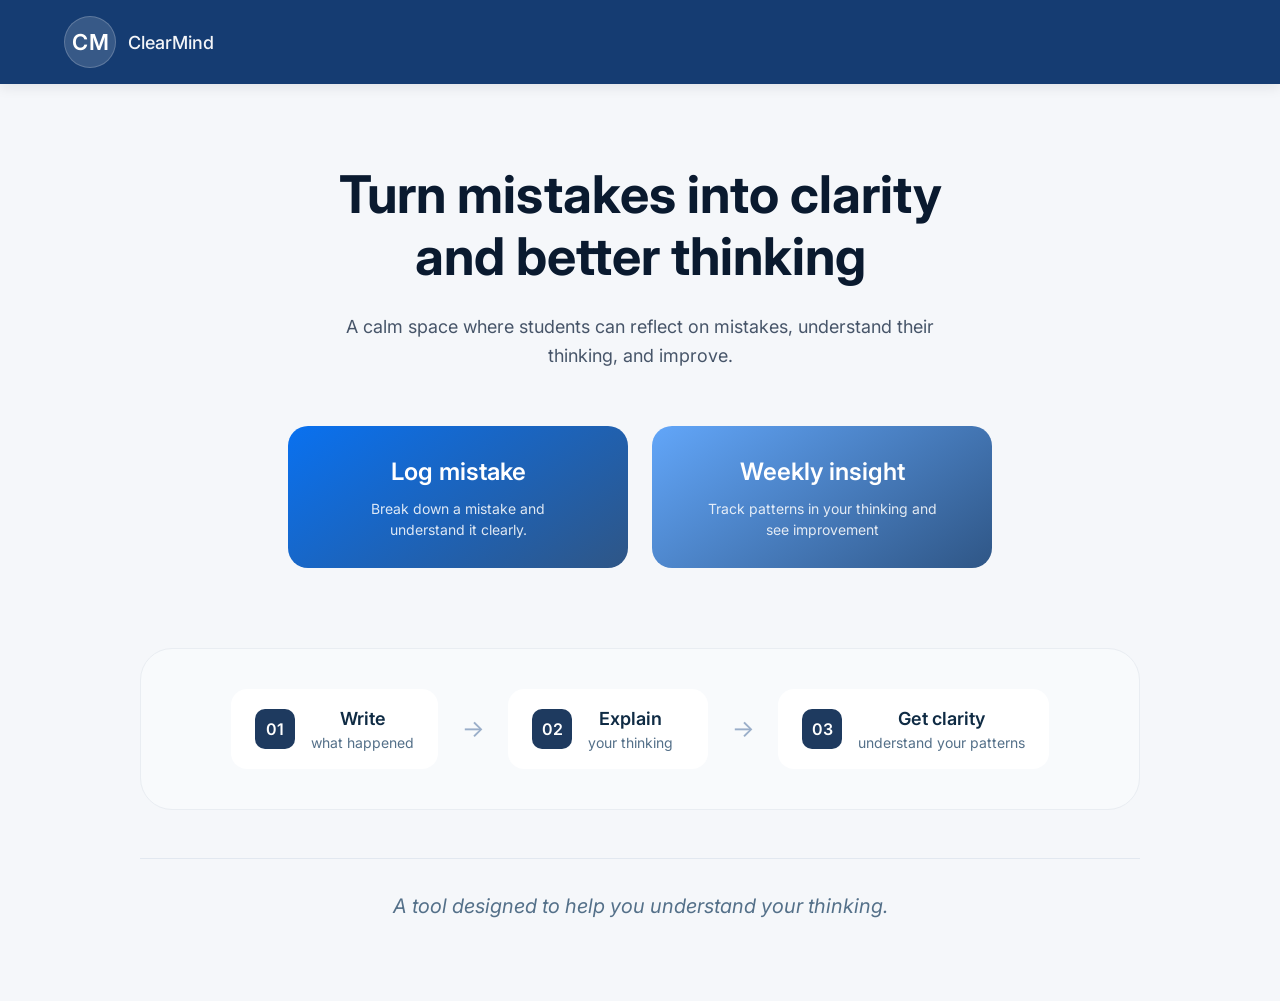
<file: frontend/index.html>
<!-- index.html -ClearMind Landing Page -->
<!DOCTYPE html>
<html lang="en">
<head>
    <meta charset="UTF-8">
    <meta name="viewport" content="width=device-width, initial-scale=1.0">
    <title>ClearMind • Transform mistakes into clarity</title>
    <link rel="stylesheet" href="style.css">
    <link href="https://fonts.googleapis.com/css2?family=Inter:wght@400;500;600;700&display=swap" rel="stylesheet">
</head>
<body>
    
    <!-- Navigation Header - Blue Background -->
 <header class="header">
    <div class="header-content">
        <!-- Logo with Text -->
        <div class="logo-with-text">
            <div class="logo-circle">
                <span class="logo-c">C</span>
                <span class="logo-m">M</span>
            </div>
            <span class="logo-text">ClearMind</span>
        </div>
        <!-- Empty div for flex spacing -->
        <div class="header-spacer"></div>
    </div>
</header>

    <!-- Main Content -->
    <main class="main-content">
        <!-- Hero Section -->
        <div class="hero-section">
            <!-- Main Headline -->
            <h1 class="main-heading">
                Turn mistakes into clarity<br>and better thinking
            </h1>
            
            <!-- Sub-heading -->
            <p class="sub-heading">
                A calm space where students can reflect on mistakes, 
                understand their thinking, and improve.
            </p>

            <!-- Button Grid -->
            <div class="button-grid">
                <!-- Log Mistake Button -->
                <a href="log.html" class="action-button log-btn">
                    <span class="button-main">Log mistake</span>
                    <span class="button-sub">Break down a mistake and understand it clearly.</span>
                </a>
                
                <!-- Weekly Insight Button -->
                <a href="dashboard.html" class="action-button insight-btn">
                    <span class="button-main">Weekly insight</span>
                    <span class="button-sub">Track patterns in your thinking and see improvement</span>
                </a>
            </div>

            <!-- Process Flow Section - Professional -->
            <div class="process-flow">
                <!-- Step 1: Write -->
                <div class="process-step">
                    <div class="step-indicator">01</div>
                    <div class="step-content">
                        <h3 class="step-title">Write</h3>
                        <p class="step-description">what happened</p>
                    </div>
                </div>
                
                <!-- Arrow -->
                <div class="step-arrow">→</div>
                
                <!-- Step 2: Explain -->
                <div class="process-step">
                    <div class="step-indicator">02</div>
                    <div class="step-content">
                        <h3 class="step-title">Explain</h3>
                        <p class="step-description">your thinking</p>
                    </div>
                </div>
                
                <!-- Arrow -->
                <div class="step-arrow">→</div>
                
                <!-- Step 3: Get Clarity -->
                <div class="process-step">
                    <div class="step-indicator">03</div>
                    <div class="step-content">
                        <h3 class="step-title">Get clarity</h3>
                        <p class="step-description">understand your patterns</p>
                    </div>
                </div>
            </div>

            <!-- Professional Footer Note -->
            <div class="footer-note-container">
                <p class="footer-note">A tool designed to help you understand your thinking.</p>
            </div>
        </div>
    </main>
</body>
</html>
</file>
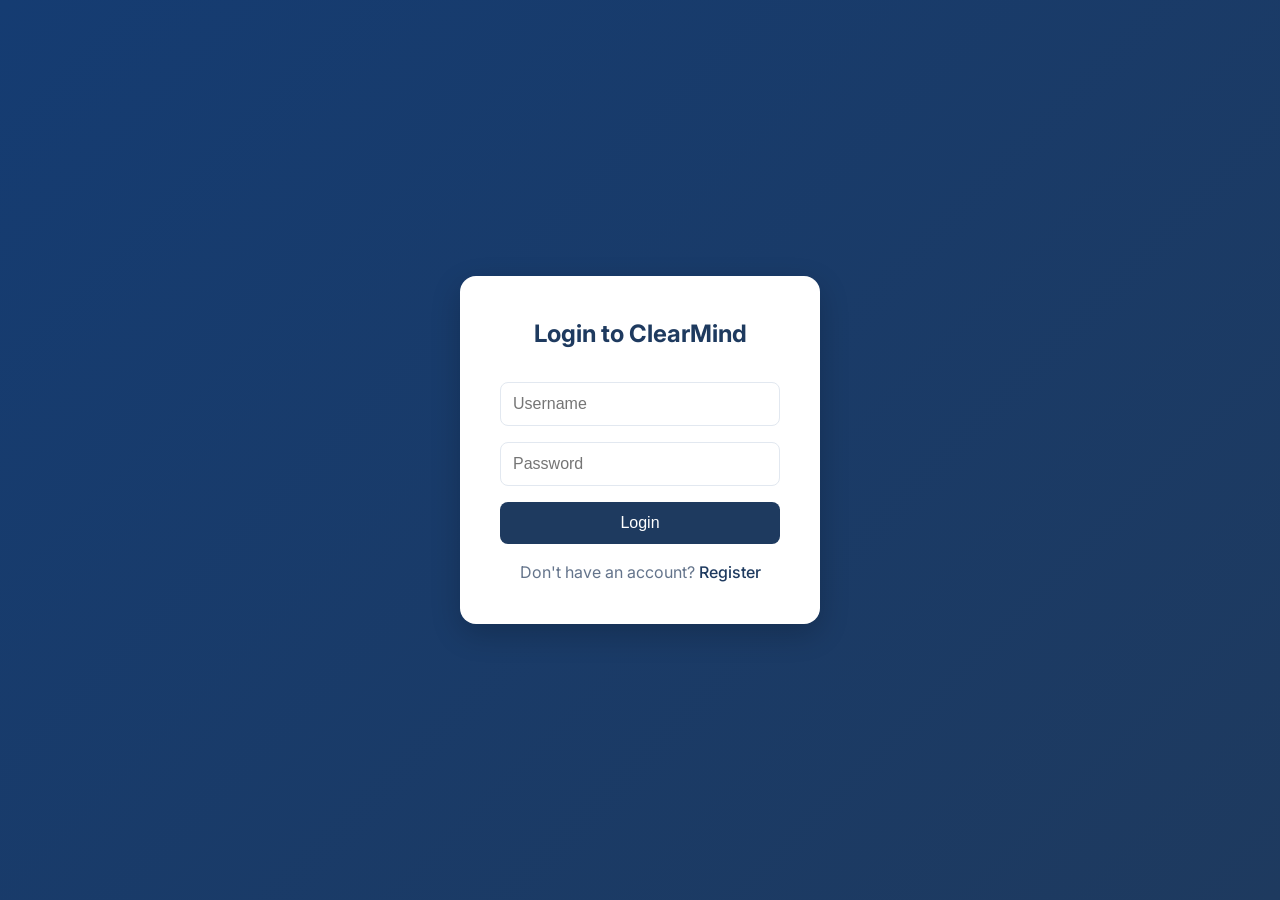
<file: frontend/dashboard.html>
<!-- frontend/dashboard.html -->
<!DOCTYPE html>
<html lang="en">
<head>
    <meta charset="UTF-8">
    <meta name="viewport" content="width=device-width, initial-scale=1.0">
    <title>ClearMind • Dashboard</title>
    <link rel="stylesheet" href="style.css">
</head>
<body>
    <header class="header">
        <div class="header-content">
            <div class="logo-with-text">
                <div class="logo-circle">
                    <span class="logo-c">C</span>
                    <span class="logo-m">M</span>
                </div>
                <span class="logo-text">ClearMind</span>
            </div>
            <div class="auth-buttons">
                <span class="user-greeting" id="userGreeting"></span>
                <button class="logout-btn" id="logoutBtn">Logout</button>
            </div>
        </div>
    </header>

    <main class="dashboard-main">
        <h1>Your Thinking Patterns</h1>
        
        <div class="stats-grid">
            <div class="stat-card">
                <h3>Total Mistakes</h3>
                <p id="totalCount">0</p>
            </div>
            <div class="stat-card">
                <h3>This Week</h3>
                <p id="weeklyCount">0</p>
            </div>
            <div class="stat-card">
                <h3>Top Pattern</h3>
                <p id="topPattern">None</p>
            </div>
        </div>

        <div class="patterns-section">
            <h2>Your Mistake Patterns</h2>
            <div id="patternsList"></div>
        </div>

        <div class="history-section">
            <h2>Recent Mistakes</h2>
            <div id="historyList"></div>
        </div>
    </main>

    <script src="dashboard.js"></script>
</body>
</html>
</file>
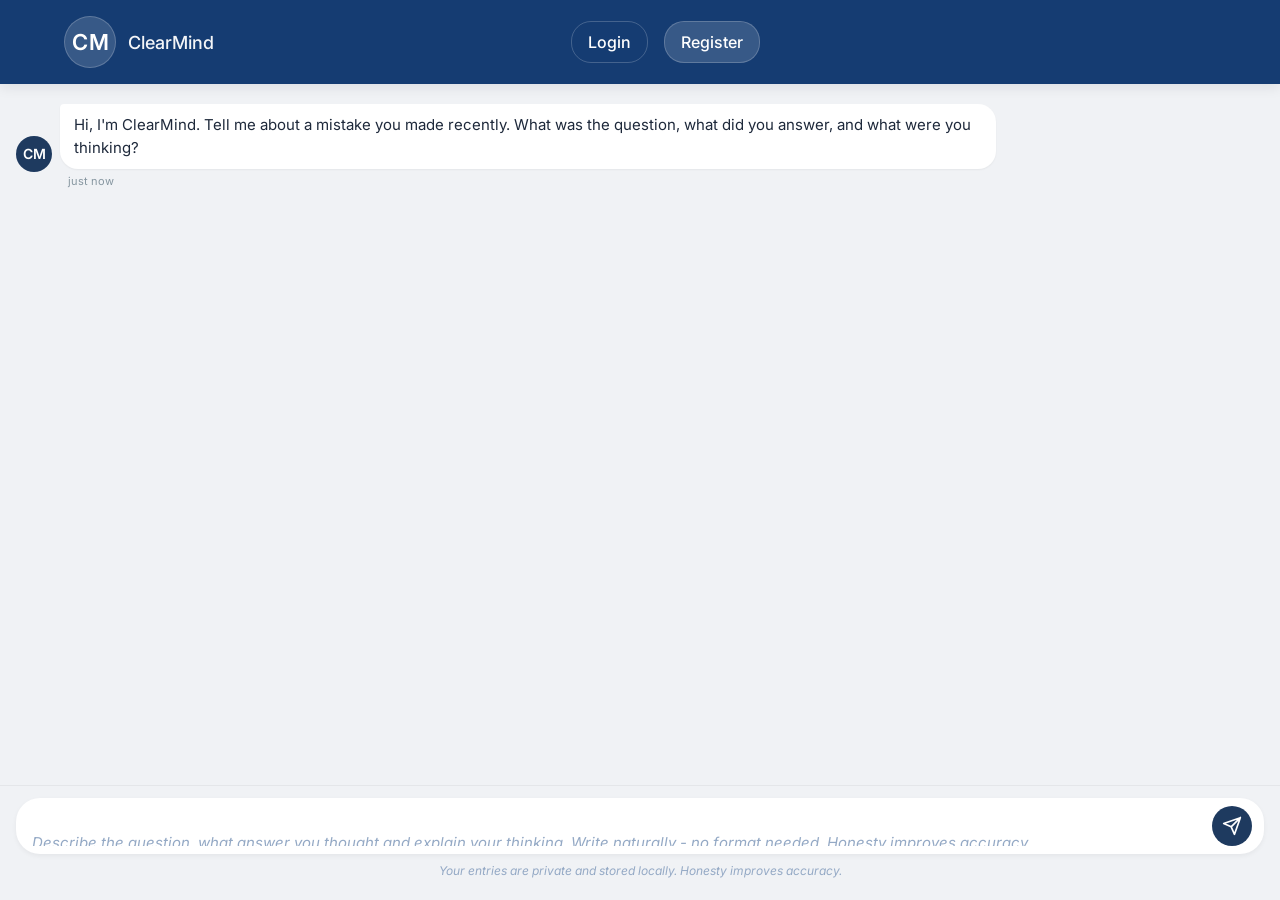
<file: frontend/log.html>
<!-- log.html - FULL SCREEN WhatsApp-style UI -->
<!DOCTYPE html>
<html lang="en">
<head>
    <meta charset="UTF-8">
    <meta name="viewport" content="width=device-width, initial-scale=1.0, maximum-scale=1.0, user-scalable=yes">
    <title>ClearMind • Log a mistake</title>
    <link rel="stylesheet" href="style.css">
    <link href="https://fonts.googleapis.com/css2?family=Inter:wght@400;500;600;700&display=swap" rel="stylesheet">
</head>
<body class="log-page">
    <!-- Navigation Header -->
    <header class="header">
        <div class="header-content">
            <div class="logo-with-text">
                <div class="logo-circle">
                    <span class="logo-c">C</span>
                    <span class="logo-m">M</span>
                </div>
                <span class="logo-text">ClearMind</span>
            </div>
            <!-- In header, add this after logo-with-text div -->
<div class="auth-buttons">
    <a href="login.html" class="auth-link" id="loginLink">Login</a>
    <a href="register.html" class="auth-link register-link" id="registerLink">Register</a>
    <span class="user-greeting" id="userGreeting" style="display: none;"></span>
    <button class="logout-btn" id="logoutBtn" style="display: none;">Logout</button>
</div>
            <div class="header-spacer"></div>
        </div>
    </header>

    <!-- Main Chat Container - FULL SCREEN -->
    <div class="chat-container">
        <!-- Messages Area - Scrollable, NO OUTLINE -->
        <div class="messages-area" id="conversationArea">
            <!-- Welcome Message -->
            <div class="message-row ai-message">
                <div class="message-avatar">CM</div>
                <div class="message-content">
                    <div class="message-bubble">
                        <p>Hi, I'm ClearMind. Tell me about a mistake you made recently. What was the question, what did you answer, and what were you thinking?</p>
                    </div>
                    <span class="message-time">just now</span>
                </div>
            </div>
        </div>

        <!-- Input Area - MERGED, FULL WIDTH -->
        <!-- Input Area - MERGED, FULL WIDTH -->
<div class="input-area">
    <div class="input-container">
        <textarea 
            id="mistakeInput" 
            class="chat-textarea" 
            placeholder="Describe the question, what answer you thought and explain your thinking. Write naturally - no format needed. Honesty improves accuracy."
            rows="1"
        ></textarea>
        <button id="submitMistake" class="send-button">
            <svg width="20" height="20" viewBox="0 0 24 24" fill="none">
                <path d="M22 2L11 13M22 2L15 22L11 13M22 2L2 9L11 13" stroke="currentColor" stroke-width="2" stroke-linecap="round" stroke-linejoin="round"/>
            </svg>
        </button>
    </div>
    <p class="privacy-note">Your entries are private and stored locally. Honesty improves accuracy.</p>
</div>
    </div>

    <script src="script.js"></script>
</body>
</html>
</file>
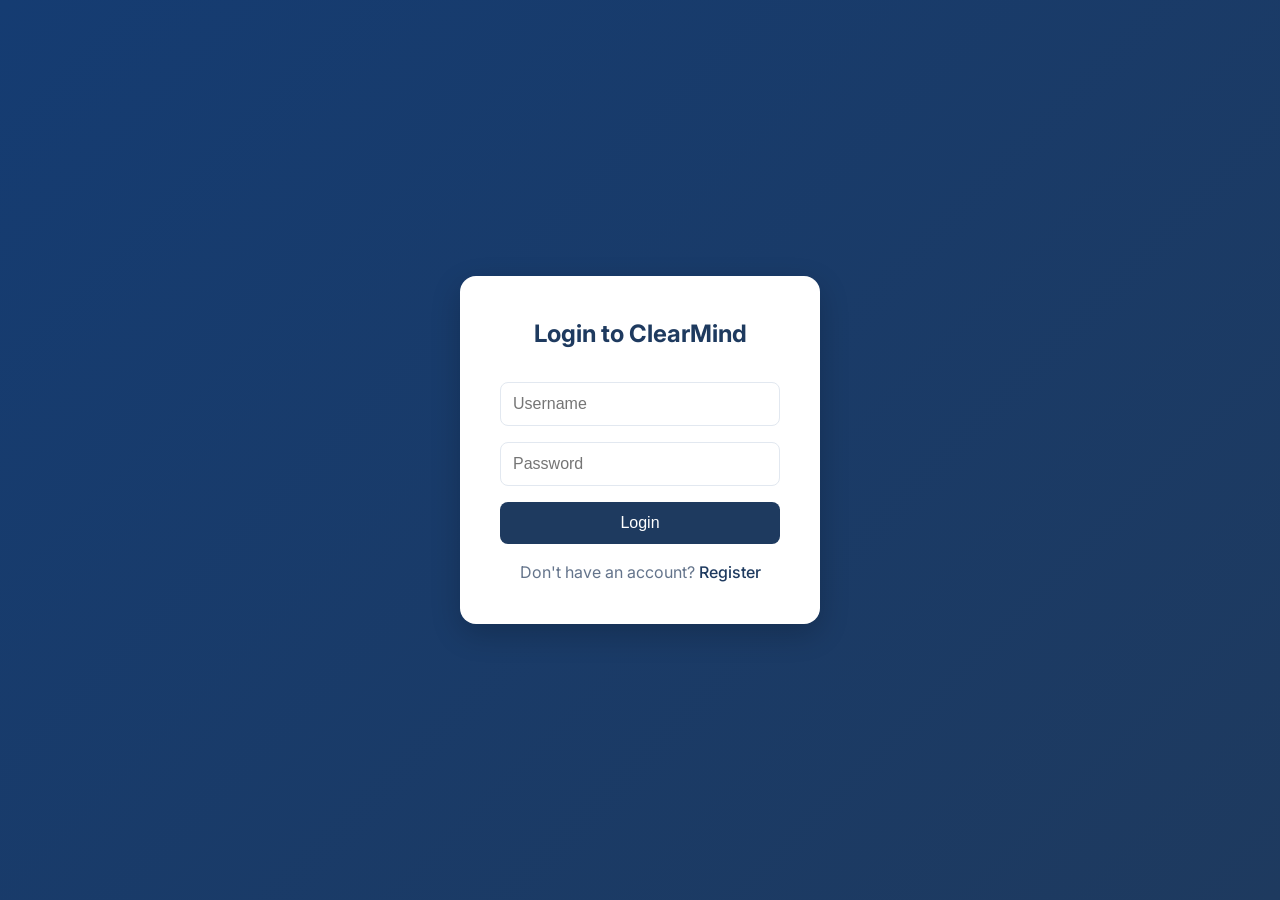
<file: frontend/login.html>
<!-- frontend/login.html -->
<!DOCTYPE html>
<html lang="en">
<head>
    <meta charset="UTF-8">
    <meta name="viewport" content="width=device-width, initial-scale=1.0">
    <title>ClearMind • Login</title>
    <link rel="stylesheet" href="style.css">
</head>
<body class="auth-page">
    <div class="auth-container">
        <div class="auth-box">
            <h2>Login to ClearMind</h2>
            <form id="loginForm">
                <input type="text" id="username" placeholder="Username" required>
                <input type="password" id="password" placeholder="Password" required>
                <button type="submit">Login</button>
            </form>
            <p>Don't have an account? <a href="register.html">Register</a></p>
        </div>
    </div>
    <script src="auth.js"></script>
</body>
</html>
</file>
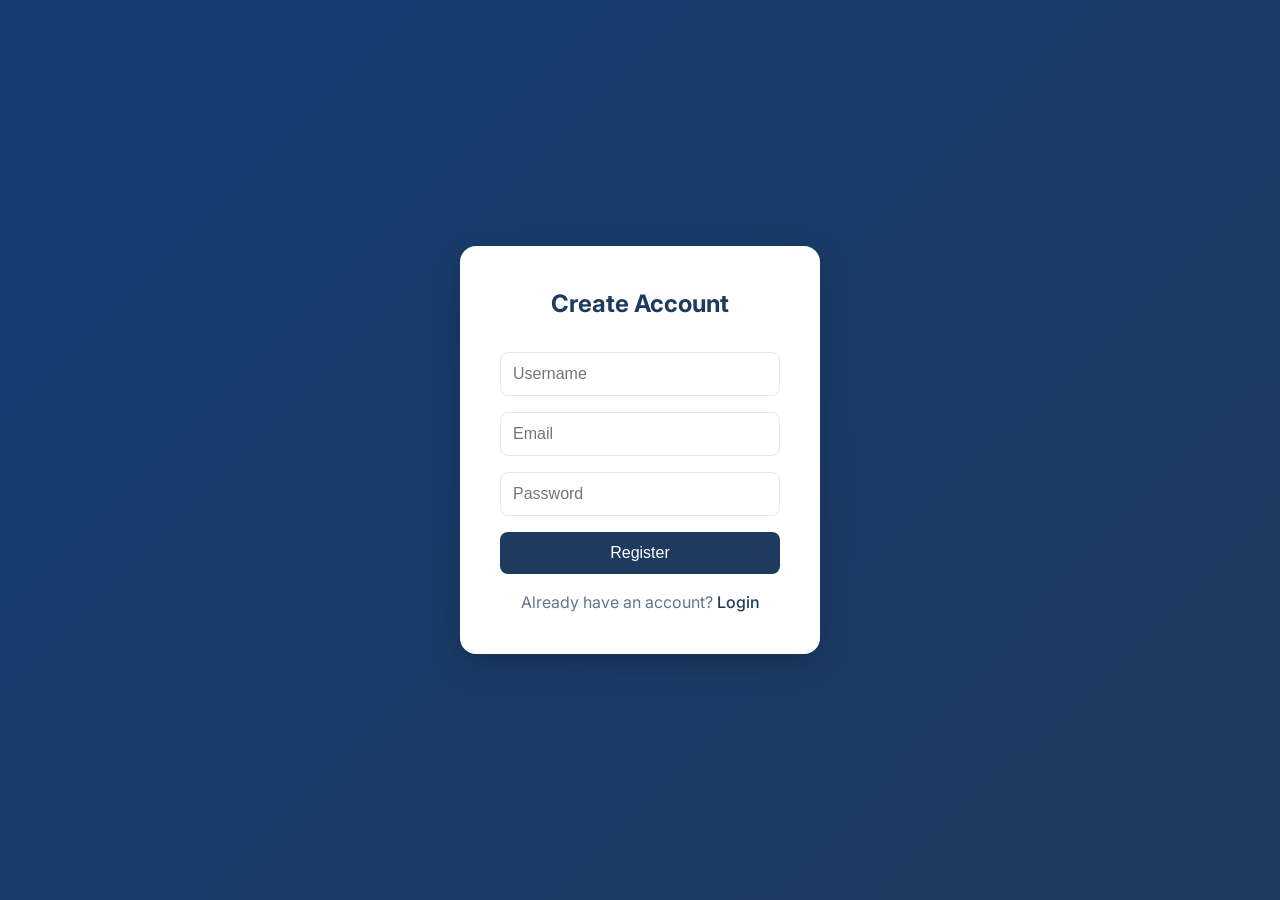
<file: frontend/register.html>
<!-- frontend/register.html -->
<!DOCTYPE html>
<html lang="en">
<head>
    <meta charset="UTF-8">
    <meta name="viewport" content="width=device-width, initial-scale=1.0">
    <title>ClearMind • Register</title>
    <link rel="stylesheet" href="style.css">
</head>
<body class="auth-page">
    <div class="auth-container">
        <div class="auth-box">
            <h2>Create Account</h2>
            <form id="registerForm">
                <input type="text" id="username" placeholder="Username" required>
                <input type="email" id="email" placeholder="Email" required>
                <input type="password" id="password" placeholder="Password" required>
                <button type="submit">Register</button>
            </form>
            <p>Already have an account? <a href="login.html">Login</a></p>
        </div>
    </div>
    <script src="auth.js"></script>
</body>
</html>
</file>
<file: frontend/style.css>
/* ===== CLEARMIN MASTER STYLESHEET ===== */
@import url('https://fonts.googleapis.com/css2?family=Inter:wght@400;500;600;700&display=swap');

/* ===== RESET & BASE ===== */
* {
    margin: 0;
    padding: 0;
    box-sizing: border-box;
}

body {
    font-family: 'Inter', sans-serif;
    color: #1e293b;
    line-height: 1.5;
}

/* ===== HEADER (Same for all pages) ===== */
.header {
    background-color: #153c72;
    padding: 16px 0;
    position: sticky;
    top: 0;
    z-index: 100;
    box-shadow: 0 4px 12px rgba(0, 20, 40, 0.08);
    width: 100%;
}

.header-content {
    max-width: 1200px;
    margin: 0 auto;
    padding: 0 24px;
    display: flex;
    justify-content: space-between;
    align-items: center;
}

/* Logo */
.logo-with-text {
    display: flex;
    align-items: center;
    gap: 12px;
}

.logo-circle {
    width: 52px;
    height: 52px;
    background-color: rgba(255, 255, 255, 0.15);
    border-radius: 50%;
    display: flex;
    align-items: center;
    justify-content: center;
    gap: 2px;
    border: 1px solid rgba(255, 255, 255, 0.2);
}

.logo-c, .logo-m {
    color: white;
    font-weight: 600;
    font-size: 22px;
    letter-spacing: -0.5px;
}

.logo-text {
    color: white;
    font-weight: 500;
    font-size: 18px;
    opacity: 0.95;
}

.header-spacer {
    width: 100px;
}

/* ===== INDEX PAGE SPECIFIC STYLES ===== */
body:not(.log-page) {
    background-color: #f5f7fa;
    overflow-y: auto;
    min-height: 100vh;
}

.main-content {
    max-width: 1200px;
    margin: 0 auto;
    padding: 80px 24px;
}

.hero-section {
    max-width: 1000px;
    margin: 0 auto;
    text-align: center;
}

.main-heading {
    font-size: 52px;
    font-weight: 700;
    line-height: 1.2;
    margin-bottom: 24px;
    color: #0a1a2f;
}

.sub-heading {
    font-size: 18px;
    color: #475569;
    max-width: 600px;
    margin: 0 auto 56px;
    line-height: 1.6;
}

.button-grid {
    display: flex;
    gap: 24px;
    justify-content: center;
    margin-bottom: 80px;
    flex-wrap: wrap;
}

.action-button {
    flex: 1;
    min-width: 280px;
    max-width: 340px;
    padding: 28px 32px;
    border-radius: 20px;
    text-decoration: none;
    display: flex;
    flex-direction: column;
    align-items: center;
    text-align: center;
    transition: all 0.3s ease;
    color: white;
}

.log-btn {
    background: linear-gradient(145deg, #0971f0, #2f5686);
}

.insight-btn {
    background: linear-gradient(145deg, #62a6f9, #2f5686);
}

.button-main {
    font-size: 24px;
    font-weight: 600;
    margin-bottom: 8px;
}

.button-sub {
    font-size: 14px;
    opacity: 0.85;
    max-width: 240px;
}

.process-flow {
    display: flex;
    align-items: center;
    justify-content: center;
    gap: 24px;
    margin: 60px 0 48px;
    padding: 40px 48px;
    background: #f8fafc;
    border-radius: 32px;
    border: 1px solid #e9edf2;
    flex-wrap: wrap;
}

.process-step {
    display: flex;
    align-items: center;
    gap: 16px;
    min-width: 200px;
    background: white;
    padding: 16px 24px;
    border-radius: 16px;
}

.step-indicator {
    width: 40px;
    height: 40px;
    background: #1e3a5f;
    color: white;
    border-radius: 10px;
    display: flex;
    align-items: center;
    justify-content: center;
    font-weight: 600;
}

.step-title {
    font-size: 18px;
    font-weight: 600;
    color: #0f2b44;
}

.step-description {
    font-size: 14px;
    color: #547089;
}

.step-arrow {
    font-size: 24px;
    color: #9aaec9;
}

.footer-note {
    text-align: center;
    font-size: 20px;
    color: #547089;
    font-style: italic;
    padding: 32px 0 0;
    border-top: 1px solid #e2e8f0;
}

/* ===== LOG PAGE SPECIFIC STYLES ===== */
body.log-page {
    height: 100vh;
    width: 100vw;
    overflow: hidden;
    background-color: #f0f2f5;
    display: flex;
    flex-direction: column;
}

.log-page .header {
    flex-shrink: 0;
}

/* Chat container - takes remaining space */
.log-page .chat-container {
    flex: 1;
    display: flex;
    flex-direction: column;
    height: 100%;
    width: 100%;
    background-color: #f0f2f5;
    overflow: hidden;
}

/* Messages area - scrollable */
.log-page .messages-area {
    flex: 1 1 auto;
    overflow-y: auto;
    padding: 20px 16px;
    display: flex;
    flex-direction: column;
    gap: 12px;
    background-color: #f0f2f5;
}

/* Message bubbles */
.log-page .message-row {
    display: flex;
    gap: 8px;
    width: 100%;
}

.log-page .ai-message {
    justify-content: flex-start;
}

.log-page .user-message {
    justify-content: flex-end;
}

.log-page .message-avatar {
    width: 36px;
    height: 36px;
    background-color: #1e3a5f;
    color: white;
    border-radius: 50%;
    display: flex;
    align-items: center;
    justify-content: center;
    font-weight: 600;
    font-size: 14px;
    flex-shrink: 0;
    align-self: flex-end;
    margin-bottom: 18px;
}

.log-page .message-content {
    max-width: 75%;
    display: flex;
    flex-direction: column;
}

.log-page .user-message .message-content {
    align-items: flex-end;
}

.log-page .message-bubble {
    padding: 10px 14px;
    border-radius: 18px;
    background-color: white;
    box-shadow: 0 1px 2px rgba(0,0,0,0.05);
    border: none;
}

.log-page .ai-message .message-bubble {
    background-color: white;
    border-top-left-radius: 4px;
}

.log-page .user-message .message-bubble {
    background-color: #1e3a5f;
    color: white;
    border-top-right-radius: 4px;
}

.log-page .message-bubble p {
    margin: 0;
    line-height: 1.5;
    font-size: 15px;
    word-break: break-word;
}

.log-page .message-time {
    font-size: 11px;
    color: #8696a0;
    margin-top: 4px;
    padding-left: 8px;
}

.log-page .user-message .message-time {
    padding-right: 8px;
}

/* Input area - FIXED AT BOTTOM */
.log-page .input-area {
    flex-shrink: 0;
    background-color: #f0f2f5;
    padding: 12px 16px 20px;
    width: 100%;
    border-top: 1px solid rgba(0,0,0,0.05);
}

.log-page .input-container {
    background-color: white;
    border-radius: 24px;
    display: flex;
    align-items: flex-end;
    padding: 8px 12px;
    box-shadow: 0 2px 5px rgba(0,0,0,0.05);
    border: none;
    width: 100%;
}

.log-page .chat-textarea {
    flex: 1;
    border: none;
    outline: none;
    padding: 10px 4px;
    font-family: 'Inter', sans-serif;
    font-size: 15px;
    line-height: 1.5;
    resize: none;
    max-height: 120px;
    background: transparent;
    min-height: 24px;
}

.log-page .chat-textarea::placeholder {
    color: #94a9c5;
    font-style: italic;
    opacity: 1;
    white-space: normal;
}

.log-page .send-button {
    width: 40px;
    height: 40px;
    border-radius: 50%;
    background-color: #1e3a5f;
    border: none;
    color: white;
    display: flex;
    align-items: center;
    justify-content: center;
    cursor: pointer;
    flex-shrink: 0;
    margin-left: 4px;
    transition: all 0.2s ease;
}

.log-page .send-button:hover {
    background-color: #234970;
    transform: scale(1.05);
}

.log-page .privacy-note {
    font-size: 12px;
    color: #94a9c5;
    text-align: center;
    margin-top: 8px;
    font-style: italic;
}

/* Thinking indicator */
.log-page .thinking-dots {
    display: flex;
    gap: 4px;
    padding: 4px 0;
}

.log-page .thinking-dots span {
    width: 8px;
    height: 8px;
    background-color: #94a9c5;
    border-radius: 50%;
    animation: thinking 1.4s infinite;
}

.log-page .thinking-dots span:nth-child(2) { animation-delay: 0.2s; }
.log-page .thinking-dots span:nth-child(3) { animation-delay: 0.4s; }

@keyframes thinking {
    0%, 60%, 100% { transform: translateY(0); opacity: 0.6; }
    30% { transform: translateY(-4px); opacity: 1; }
}

/* ===== AUTH PAGES ===== */
.auth-page {
    min-height: 100vh;
    display: flex;
    align-items: center;
    justify-content: center;
    background: linear-gradient(135deg, #153c72, #1e3a5f);
}

.auth-container {
    width: 100%;
    max-width: 400px;
    padding: 20px;
}

.auth-box {
    background: white;
    padding: 40px;
    border-radius: 16px;
    box-shadow: 0 10px 30px rgba(0,0,0,0.2);
}

.auth-box h2 {
    margin-bottom: 30px;
    color: #1e3a5f;
    text-align: center;
}

.auth-box input {
    width: 100%;
    padding: 12px;
    margin-bottom: 16px;
    border: 1px solid #e2e8f0;
    border-radius: 8px;
    font-size: 16px;
}

.auth-box button {
    width: 100%;
    padding: 12px;
    background: #1e3a5f;
    color: white;
    border: none;
    border-radius: 8px;
    font-size: 16px;
    cursor: pointer;
}

.auth-box button:hover {
    background: #234970;
}

.auth-box p {
    text-align: center;
    color: #64748b;
    margin-top: 16px;
}

.auth-box a {
    color: #1e3a5f;
    text-decoration: none;
    font-weight: 500;
}

/* ===== RESPONSIVE ===== */
@media (max-width: 768px) {
    .main-heading { font-size: 38px; }
    .button-grid { flex-direction: column; align-items: center; }
    .action-button { width: 100%; max-width: 100%; }
    .process-flow { flex-direction: column; padding: 24px; }
    .process-step { width: 100%; }
    .step-arrow { transform: rotate(90deg); margin: 8px 0; }
    
    .log-page .message-content { max-width: 85%; }
    .log-page .input-area { padding: 8px 12px 16px; }
}

@media (max-width: 480px) {
    .main-heading { font-size: 32px; }
    .logo-circle { width: 44px; height: 44px; }
    .logo-c, .logo-m { font-size: 18px; }
    
    .log-page .message-avatar { width: 32px; height: 32px; font-size: 12px; }
    .log-page .message-content { max-width: 90%; }
}











/* ===== BUTTON HOVER ANIMATIONS ===== */

/* Log Mistake Button */
.log-btn {
    transition: all 0.3s ease;
    position: relative;
    overflow: hidden;
    z-index: 1;
}

.log-btn::before {
    content: '';
    position: absolute;
    top: 0;
    left: -100%;
    width: 100%;
    height: 100%;
    background: linear-gradient(90deg, rgba(255,255,255,0.2), rgba(255,255,255,0));
    transition: left 0.5s ease;
    z-index: -1;
}

.log-btn:hover {
    transform: translateY(-6px);
    box-shadow: 0 20px 30px -10px rgba(9, 113, 240, 0.4);
    background: linear-gradient(145deg, #0a82ff, #3366a0);
}

.log-btn:hover::before {
    left: 100%;
}

/* Weekly Insight Button */
.insight-btn {
    transition: all 0.3s ease;
    position: relative;
    overflow: hidden;
    z-index: 1;
}

.insight-btn::before {
    content: '';
    position: absolute;
    top: 0;
    left: -100%;
    width: 100%;
    height: 100%;
    background: linear-gradient(90deg, rgba(255,255,255,0.2), rgba(255,255,255,0));
    transition: left 0.5s ease;
    z-index: -1;
}

.insight-btn:hover {
    transform: translateY(-6px);
    box-shadow: 0 20px 30px -10px rgba(98, 166, 249, 0.4);
    background: linear-gradient(145deg, #72b0ff, #3f6da0);
}

.insight-btn:hover::before {
    left: 100%;
}

/* Button click effect */
.action-button:active {
    transform: translateY(-2px) scale(0.98);
    transition: transform 0.1s;
}

/* Optional: Add subtle pulse animation on page load */
@keyframes subtlePulse {
    0% { transform: scale(1); }
    50% { transform: scale(1.02); }
    100% { transform: scale(1); }
}

.action-button {
    animation: subtlePulse 2s ease-in-out 1;
    animation-iteration-count: 1;
}







/* ===== AUTH BUTTONS IN HEADER ===== */
.auth-buttons {
    display: flex;
    align-items: center;
    gap: 16px;
}

.auth-link {
    color: white;
    text-decoration: none;
    font-weight: 500;
    padding: 8px 16px;
    border-radius: 20px;
    transition: all 0.2s ease;
    border: 1px solid rgba(255, 255, 255, 0.2);
}

.auth-link:hover {
    background: rgba(255, 255, 255, 0.1);
    border-color: rgba(255, 255, 255, 0.3);
}

.register-link {
    background: rgba(255, 255, 255, 0.15);
}

.user-greeting {
    color: white;
    font-weight: 500;
    margin-right: 8px;
}

.logout-btn {
    background: transparent;
    border: 1px solid rgba(255, 255, 255, 0.3);
    color: white;
    padding: 6px 14px;
    border-radius: 20px;
    cursor: pointer;
    font-size: 14px;
    transition: all 0.2s ease;
}

.logout-btn:hover {
    background: rgba(255, 255, 255, 0.15);
    border-color: rgba(255, 255, 255, 0.5);
}






/* ===== DASHBOARD STYLES ===== */
.dashboard-main {
    max-width: 1200px;
    margin: 40px auto;
    padding: 0 24px;
}

.dashboard-main h1 {
    font-size: 36px;
    color: #0a1a2f;
    margin-bottom: 32px;
}

.stats-grid {
    display: grid;
    grid-template-columns: repeat(auto-fit, minmax(250px, 1fr));
    gap: 24px;
    margin-bottom: 48px;
}

.stat-card {
    background: white;
    padding: 24px;
    border-radius: 16px;
    box-shadow: 0 4px 12px rgba(0,0,0,0.05);
    text-align: center;
}

.stat-card h3 {
    color: #64748b;
    font-size: 16px;
    margin-bottom: 12px;
}

.stat-card p {
    font-size: 36px;
    font-weight: 600;
    color: #1e3a5f;
}

.patterns-section, .history-section {
    background: white;
    padding: 32px;
    border-radius: 16px;
    margin-bottom: 32px;
    box-shadow: 0 4px 12px rgba(0,0,0,0.05);
}

.patterns-section h2, .history-section h2 {
    font-size: 24px;
    margin-bottom: 24px;
    color: #0a1a2f;
}

.pattern-item {
    display: flex;
    justify-content: space-between;
    padding: 12px 0;
    border-bottom: 1px solid #e2e8f0;
}

.pattern-item:last-child {
    border-bottom: none;
}

.pattern-name {
    font-weight: 500;
    color: #1e293b;
}

.pattern-count {
    color: #1e3a5f;
    font-weight: 600;
}

.history-item {
    padding: 16px;
    border: 1px solid #e2e8f0;
    border-radius: 8px;
    margin-bottom: 12px;
}

.history-input {
    font-size: 16px;
    margin-bottom: 8px;
    color: #1e293b;
}

.history-date {
    font-size: 14px;
    color: #94a9c5;
}
</file>
